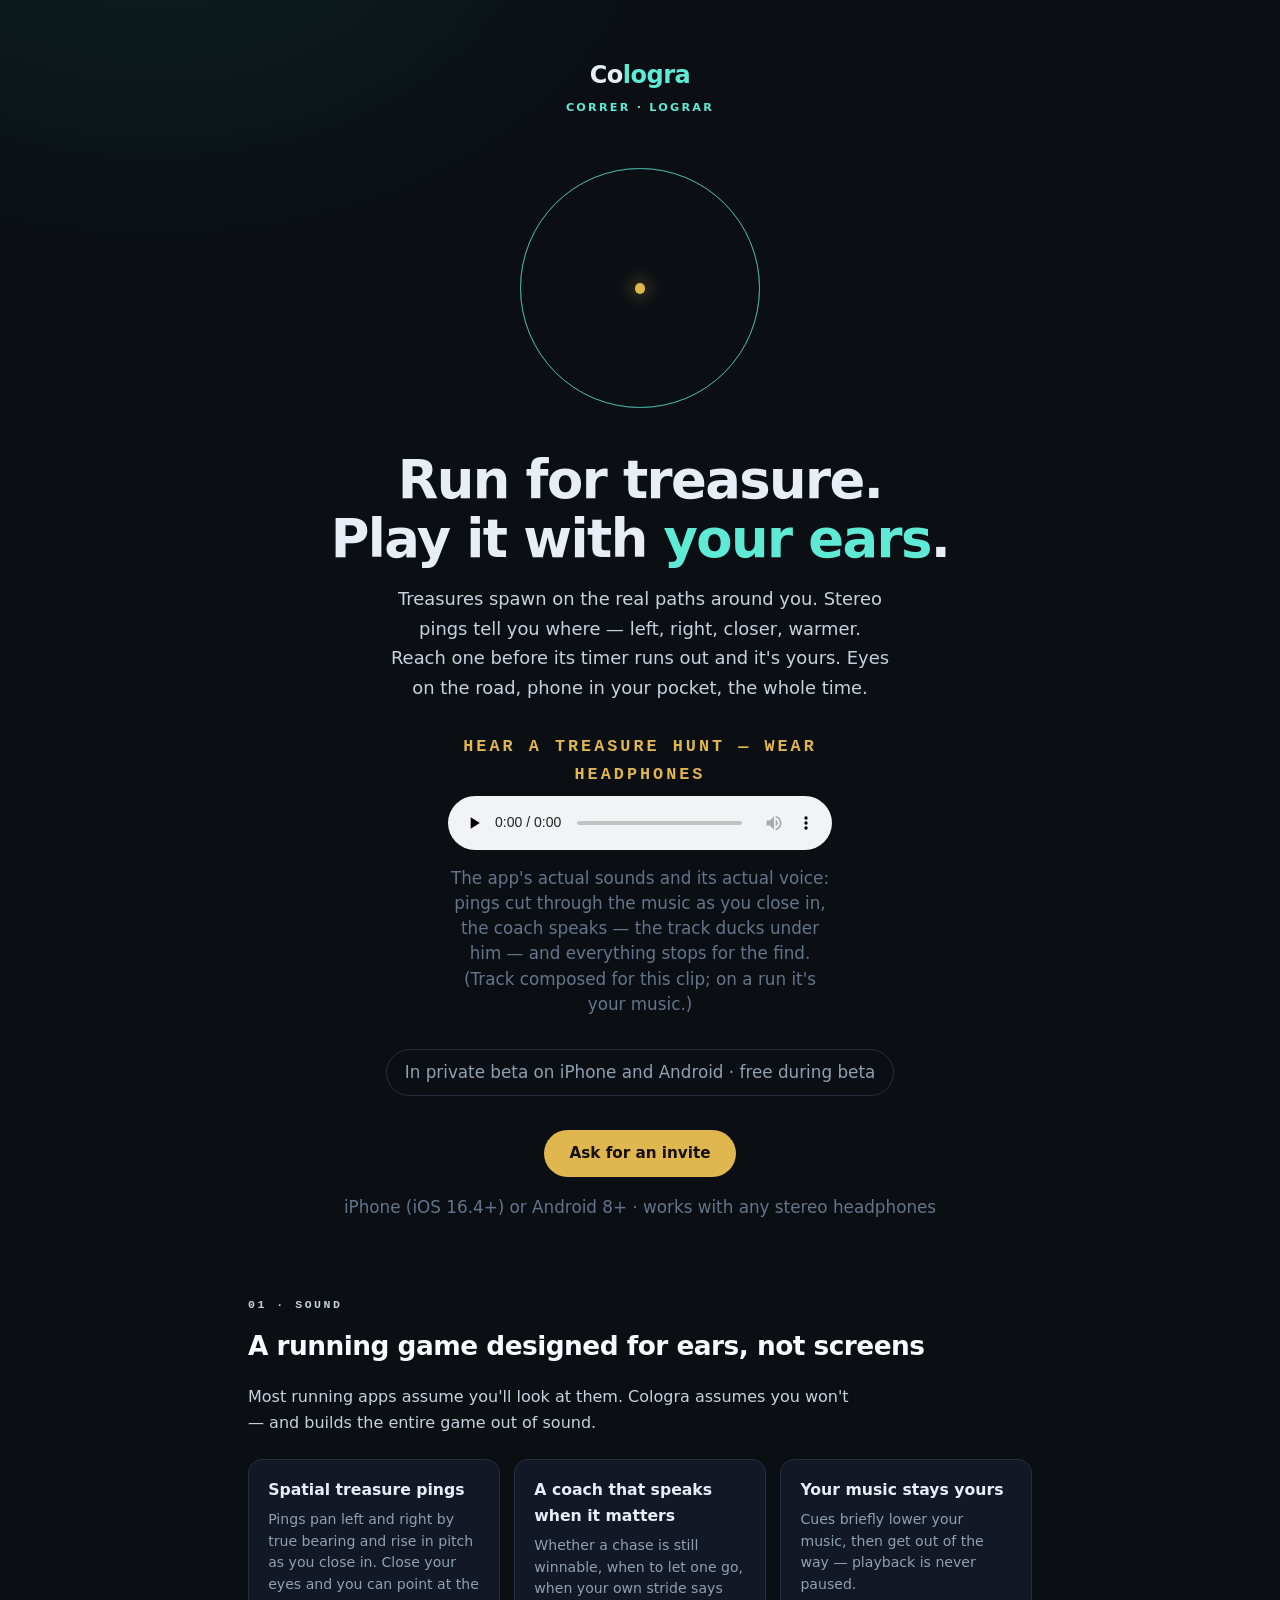
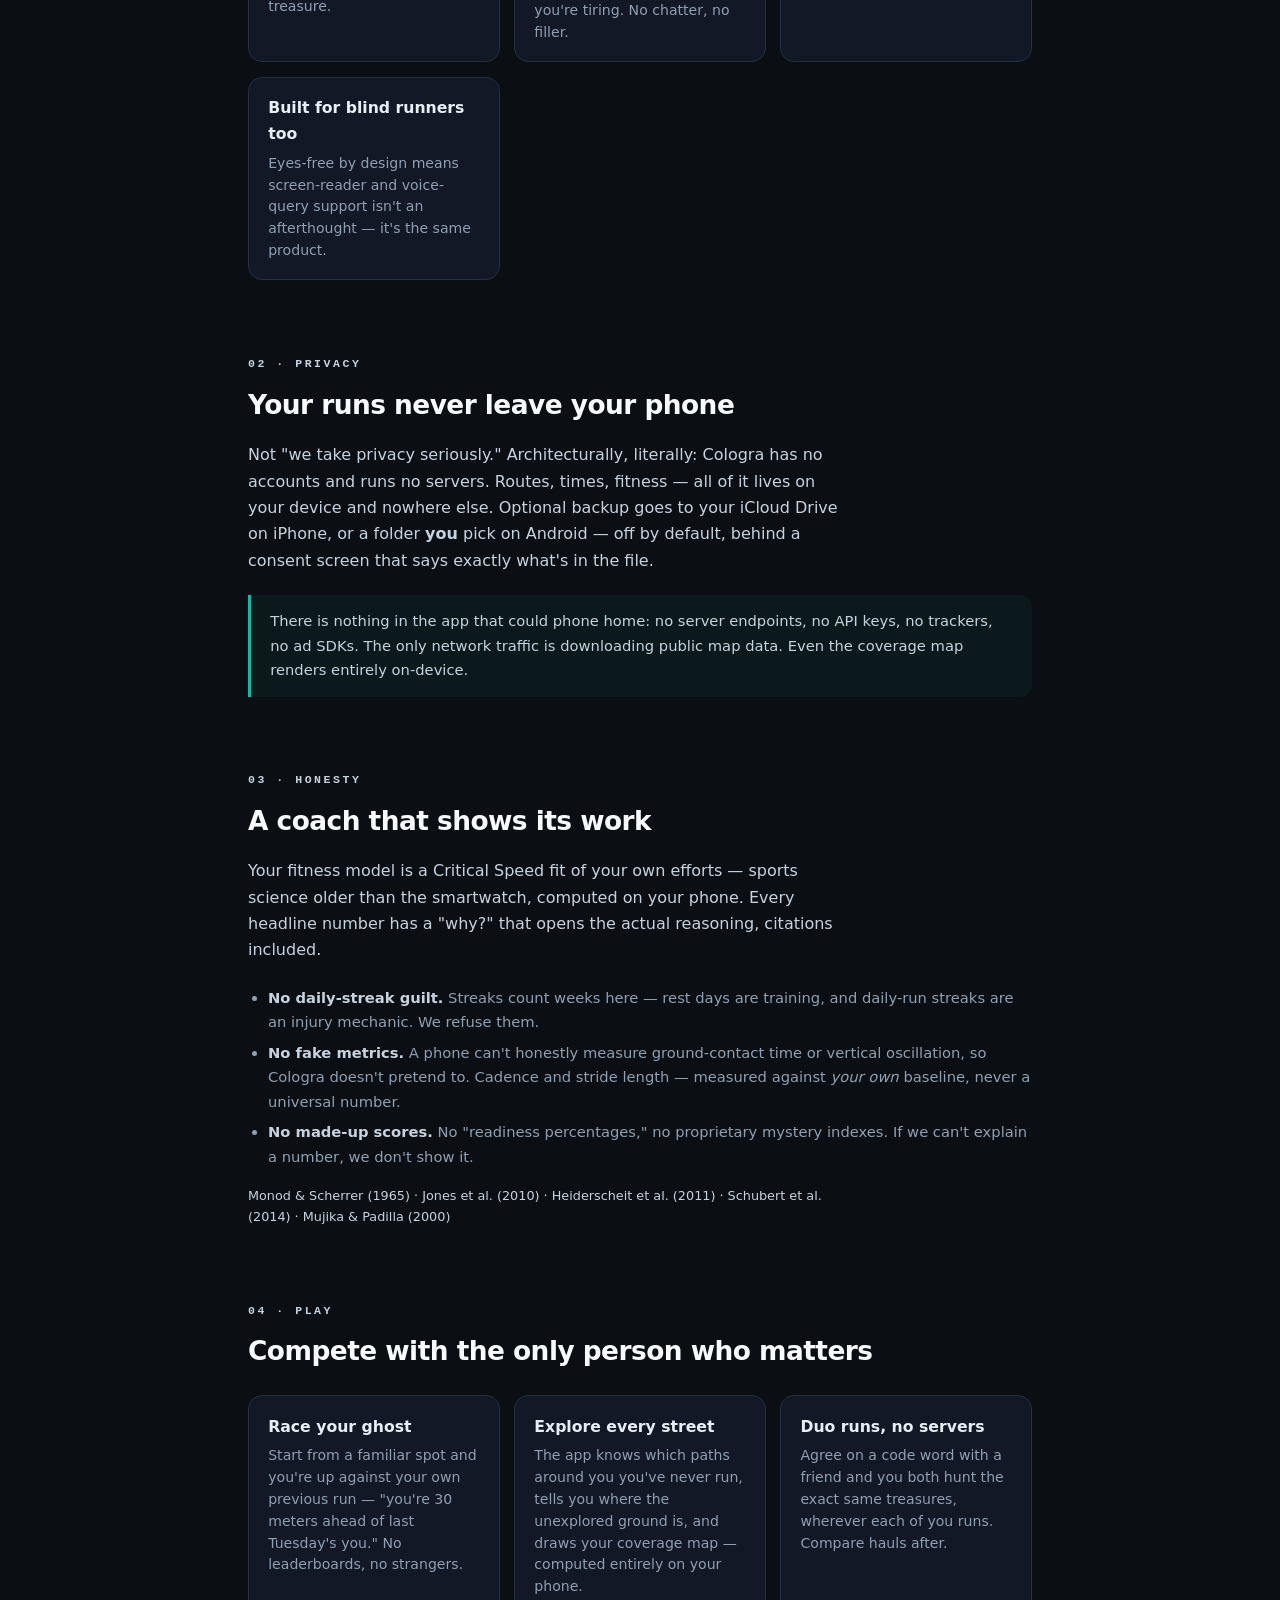
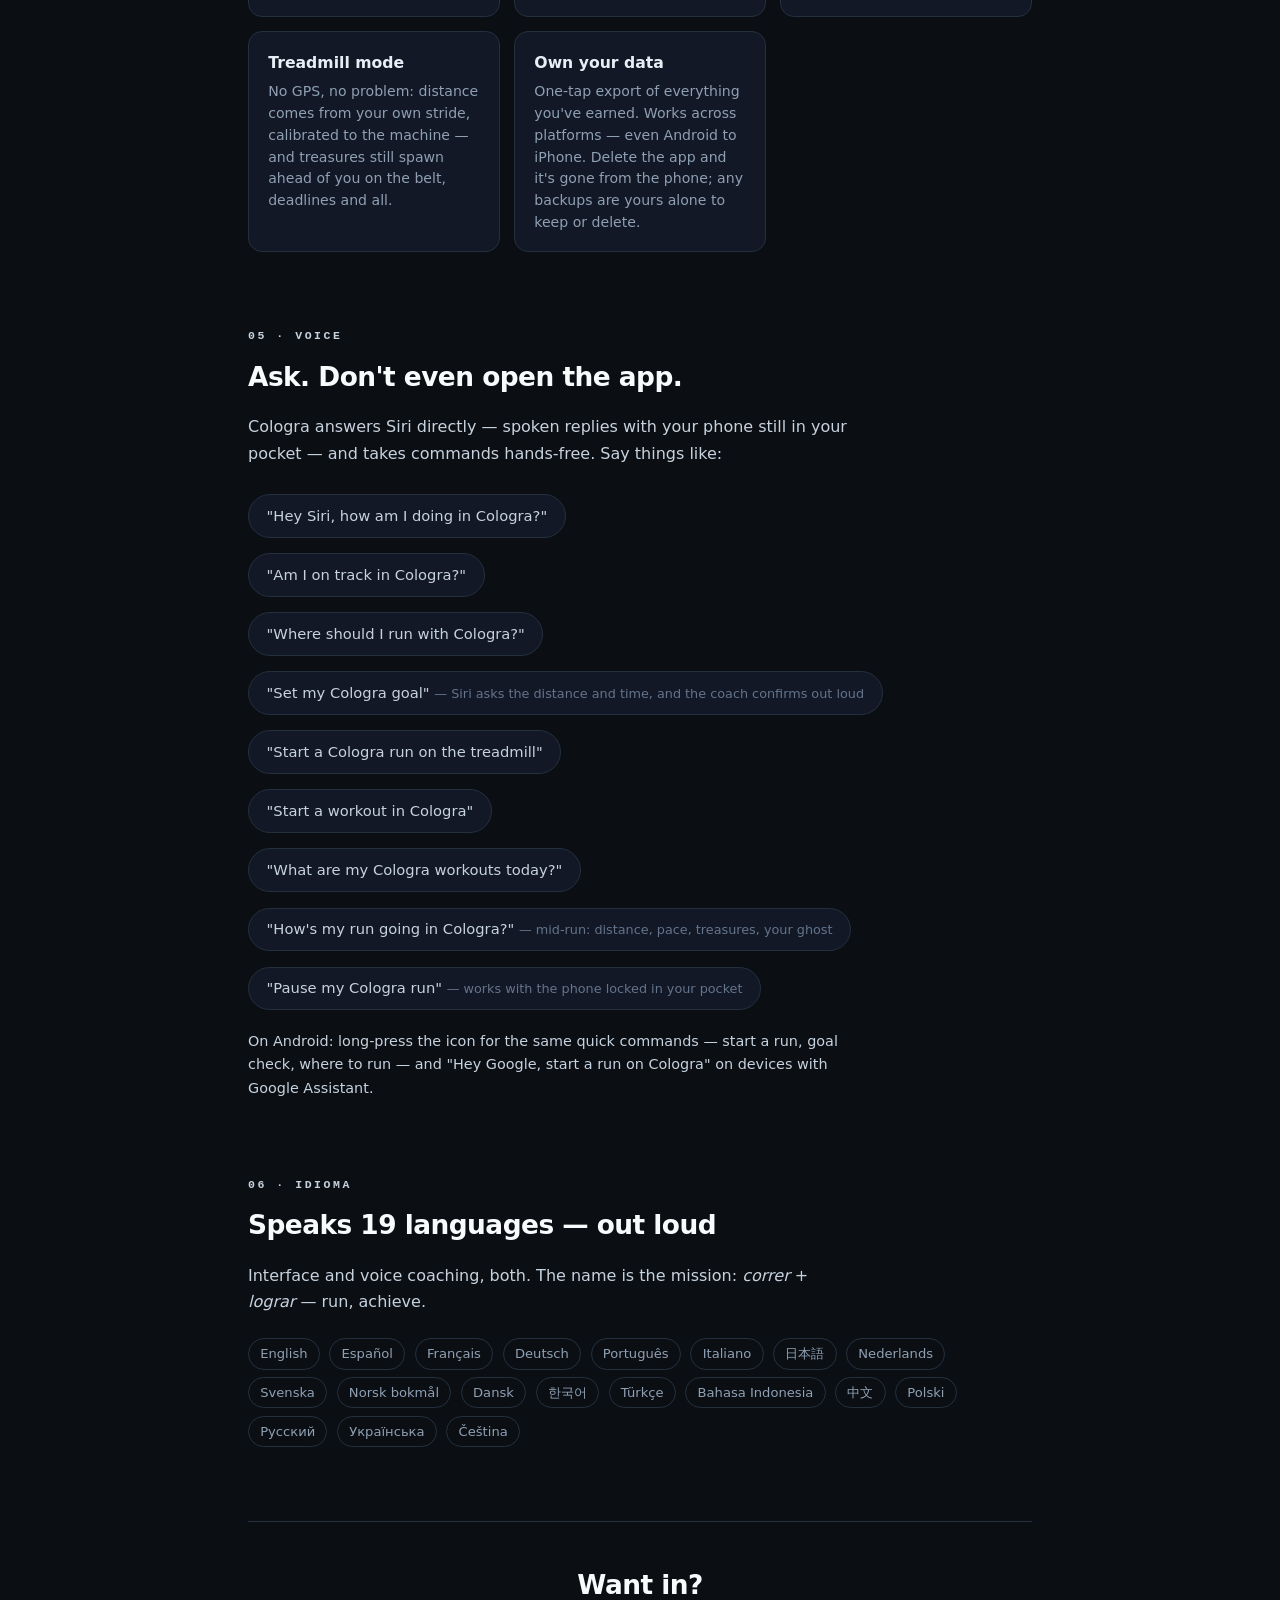
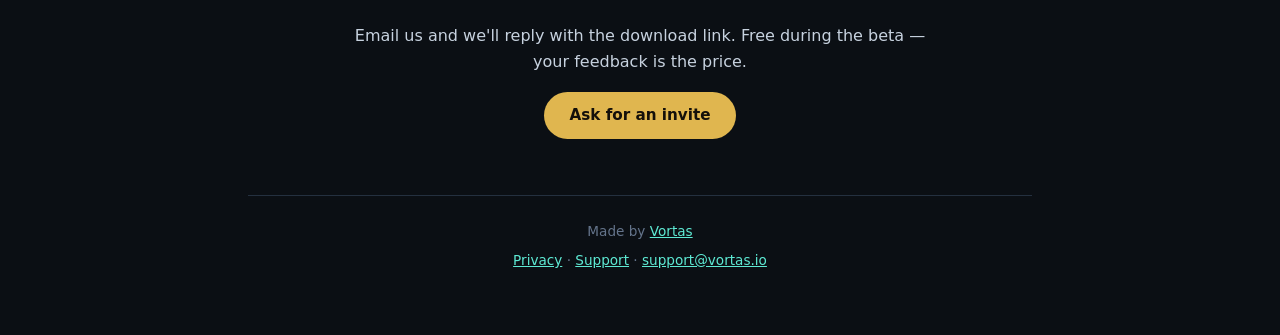
<file: index.html>
<!doctype html>
<html lang="en" class="bp">
<head>
  <meta charset="utf-8">
  <meta name="viewport" content="width=device-width, initial-scale=1">
  <title>Cologra — Run for treasure. Play it with your ears.</title>
  <meta name="description" content="An audio-first running game: treasures on real paths, a coach that tells the truth, and a promise no big fitness app can make — your runs never leave your phone.">
  <link rel="icon" href="data:image/svg+xml,%3Csvg xmlns='http://www.w3.org/2000/svg' viewBox='0 0 32 32'%3E%3Ccircle cx='16' cy='16' r='13' fill='none' stroke='%235eead4' stroke-width='2'/%3E%3Ccircle cx='16' cy='16' r='7' fill='none' stroke='%235eead4' stroke-width='1.4' opacity='.5'/%3E%3Ccircle cx='16' cy='16' r='2.6' fill='%23e0b64f'/%3E%3C/svg%3E">
  <meta property="og:title" content="Cologra — Run for treasure. Play it with your ears.">
  <meta property="og:description" content="An audio-first running game: treasures on real paths, stereo pings that guide you in, and your runs never leave your phone.">
  <meta property="og:image" content="https://cologra.vortas.io/og.png">
  <meta property="og:url" content="https://cologra.vortas.io/">
  <meta name="twitter:card" content="summary_large_image">
  <link rel="stylesheet" href="/style.css">
</head>
<body>
<main>
  <header class="site" style="text-align:center">
    <a class="brand" href="/">Co<span>logra</span><span class="tagline">correr · lograr</span></a>
  </header>

  <div class="hero">
    <div class="radar" aria-hidden="true">
      <div class="ring"></div><div class="ring"></div><div class="ring"></div>
      <div class="dot"></div>
    </div>
    <h1>Run for treasure.<br>Play it with <em>your ears</em>.</h1>
    <p class="lede">Treasures spawn on the real paths around you. Stereo pings tell you where —
    left, right, closer, warmer. Reach one before its timer runs out and it's yours.
    Eyes on the road, phone in your pocket, the whole time.</p>
    <div class="demo">
      <p class="demo-label">Hear a treasure hunt — wear headphones</p>
      <audio controls preload="none" src="/demo.m4a"></audio>
      <p class="demo-sub">The app's actual sounds and its actual voice: pings cut through the music as you close in, the coach speaks — the track ducks under him — and everything stops for the find. (Track composed for this clip; on a run it's your music.)</p>
    </div>
    <p class="beta">In private beta on iPhone and Android · free during beta</p>
    <p><a class="cta-btn" href="mailto:support@vortas.io?subject=Cologra%20beta%20invite&body=Phone%20model%3A%20%0AiPhone%20or%20Android%3A%20">Ask for an invite</a></p>
    <p class="reqs">iPhone (iOS 16.4+) or Android 8+ · works with any stereo headphones</p>
  </div>

  <section class="block">
    <p class="eyebrow">01 · Sound</p>
    <h2>A running game designed for ears, not screens</h2>
    <p>Most running apps assume you'll look at them. Cologra assumes you won't — and builds
    the entire game out of sound.</p>
    <div class="cards">
      <div class="card"><h3>Spatial treasure pings</h3><p>Pings pan left and right by true bearing and rise in pitch as you close in. Close your eyes and you can point at the treasure.</p></div>
      <div class="card"><h3>A coach that speaks when it matters</h3><p>Whether a chase is still winnable, when to let one go, when your own stride says you're tiring. No chatter, no filler.</p></div>
      <div class="card"><h3>Your music stays yours</h3><p>Cues briefly lower your music, then get out of the way — playback is never paused.</p></div>
      <div class="card"><h3>Built for blind runners too</h3><p>Eyes-free by design means screen-reader and voice-query support isn't an afterthought — it's the same product.</p></div>
    </div>
  </section>

  <section class="block">
    <p class="eyebrow">02 · Privacy</p>
    <h2>Your runs never leave your phone</h2>
    <p>Not "we take privacy seriously." Architecturally, literally: Cologra has no accounts and
    runs no servers. Routes, times, fitness — all of it lives on your device and nowhere else.
    Optional backup goes to your iCloud Drive on iPhone, or a folder <strong>you</strong> pick on
    Android — off by default, behind a consent screen that says exactly what's in the file.</p>
    <div class="proof">There is nothing in the app that could phone home: no server endpoints,
    no API keys, no trackers, no ad SDKs. The only network traffic is downloading public map
    data. Even the coverage map renders entirely on-device.</div>
  </section>

  <section class="block">
    <p class="eyebrow">03 · Honesty</p>
    <h2>A coach that shows its work</h2>
    <p>Your fitness model is a Critical Speed fit of your own efforts — sports science older than
    the smartwatch, computed on your phone. Every headline number has a "why?" that opens the
    actual reasoning, citations included.</p>
    <ul class="refuse">
      <li><strong>No daily-streak guilt.</strong> Streaks count weeks here — rest days are training, and daily-run streaks are an injury mechanic. We refuse them.</li>
      <li><strong>No fake metrics.</strong> A phone can't honestly measure ground-contact time or vertical oscillation, so Cologra doesn't pretend to. Cadence and stride length — measured against <em>your own</em> baseline, never a universal number.</li>
      <li><strong>No made-up scores.</strong> No "readiness percentages," no proprietary mystery indexes. If we can't explain a number, we don't show it.</li>
    </ul>
    <p class="cites">Monod &amp; Scherrer (1965) · Jones et al. (2010) · Heiderscheit et al. (2011) · Schubert et al. (2014) · Mujika &amp; Padilla (2000)</p>
  </section>

  <section class="block">
    <p class="eyebrow">04 · Play</p>
    <h2>Compete with the only person who matters</h2>
    <div class="cards">
      <div class="card"><h3>Race your ghost</h3><p>Start from a familiar spot and you're up against your own previous run — "you're 30 meters ahead of last Tuesday's you." No leaderboards, no strangers.</p></div>
      <div class="card"><h3>Explore every street</h3><p>The app knows which paths around you you've never run, tells you where the unexplored ground is, and draws your coverage map — computed entirely on your phone.</p></div>
      <div class="card"><h3>Duo runs, no servers</h3><p>Agree on a code word with a friend and you both hunt the exact same treasures, wherever each of you runs. Compare hauls after.</p></div>
      <div class="card"><h3>Treadmill mode</h3><p>No GPS, no problem: distance comes from your own stride, calibrated to the machine — and treasures still spawn ahead of you on the belt, deadlines and all.</p></div>
      <div class="card"><h3>Own your data</h3><p>One-tap export of everything you've earned. Works across platforms — even Android to iPhone. Delete the app and it's gone from the phone; any backups are yours alone to keep or delete.</p></div>
    </div>
  </section>

  <section class="block">
    <p class="eyebrow">05 · Voice</p>
    <h2>Ask. Don't even open the app.</h2>
    <p>Cologra answers Siri directly — spoken replies with your phone still in your pocket —
    and takes commands hands-free. Say things like:</p>
    <ul class="utters">
      <li>"Hey Siri, how am I doing in Cologra?"</li>
      <li>"Am I on track in Cologra?"</li>
      <li>"Where should I run with Cologra?"</li>
      <li>"Set my Cologra goal" <span class="utter-note">— Siri asks the distance and time, and the coach confirms out loud</span></li>
      <li>"Start a Cologra run on the treadmill"</li>
      <li>"Start a workout in Cologra"</li>
      <li>"What are my Cologra workouts today?"</li>
      <li>"How's my run going in Cologra?" <span class="utter-note">— mid-run: distance, pace, treasures, your ghost</span></li>
      <li>"Pause my Cologra run" <span class="utter-note">— works with the phone locked in your pocket</span></li>
    </ul>
    <p class="utter-android">On Android: long-press the icon for the same quick commands — start a run,
    goal check, where to run — and "Hey Google, start a run on Cologra" on devices with Google Assistant.</p>
  </section>

  <section class="block">
    <p class="eyebrow">06 · Idioma</p>
    <h2>Speaks 19 languages — out loud</h2>
    <p>Interface and voice coaching, both. The name is the mission: <em>correr</em> + <em>lograr</em> — run, achieve.</p>
    <div class="langs">
      <span>English</span><span>Español</span><span>Français</span><span>Deutsch</span><span>Português</span>
      <span>Italiano</span><span>日本語</span><span>Nederlands</span><span>Svenska</span><span>Norsk bokmål</span>
      <span>Dansk</span><span>한국어</span><span>Türkçe</span><span>Bahasa Indonesia</span><span>中文</span>
      <span>Polski</span><span>Русский</span><span>Українська</span><span>Čeština</span>
    </div>
  </section>

  <section class="block closing">
    <h2>Want in?</h2>
    <p>Email us and we'll reply with the download link. Free during the beta — your feedback is the price.</p>
    <p><a class="cta-btn" href="mailto:support@vortas.io?subject=Cologra%20beta%20invite&body=Phone%20model%3A%20%0AiPhone%20or%20Android%3A%20">Ask for an invite</a></p>
  </section>

  <footer>
    <p>Made by <a href="https://vortas.io">Vortas</a></p>
    <a href="/privacy/">Privacy</a> · <a href="/support/">Support</a> · <a href="mailto:support@vortas.io">support@vortas.io</a>
  </footer>
</main>
</body>
</html>
</file>
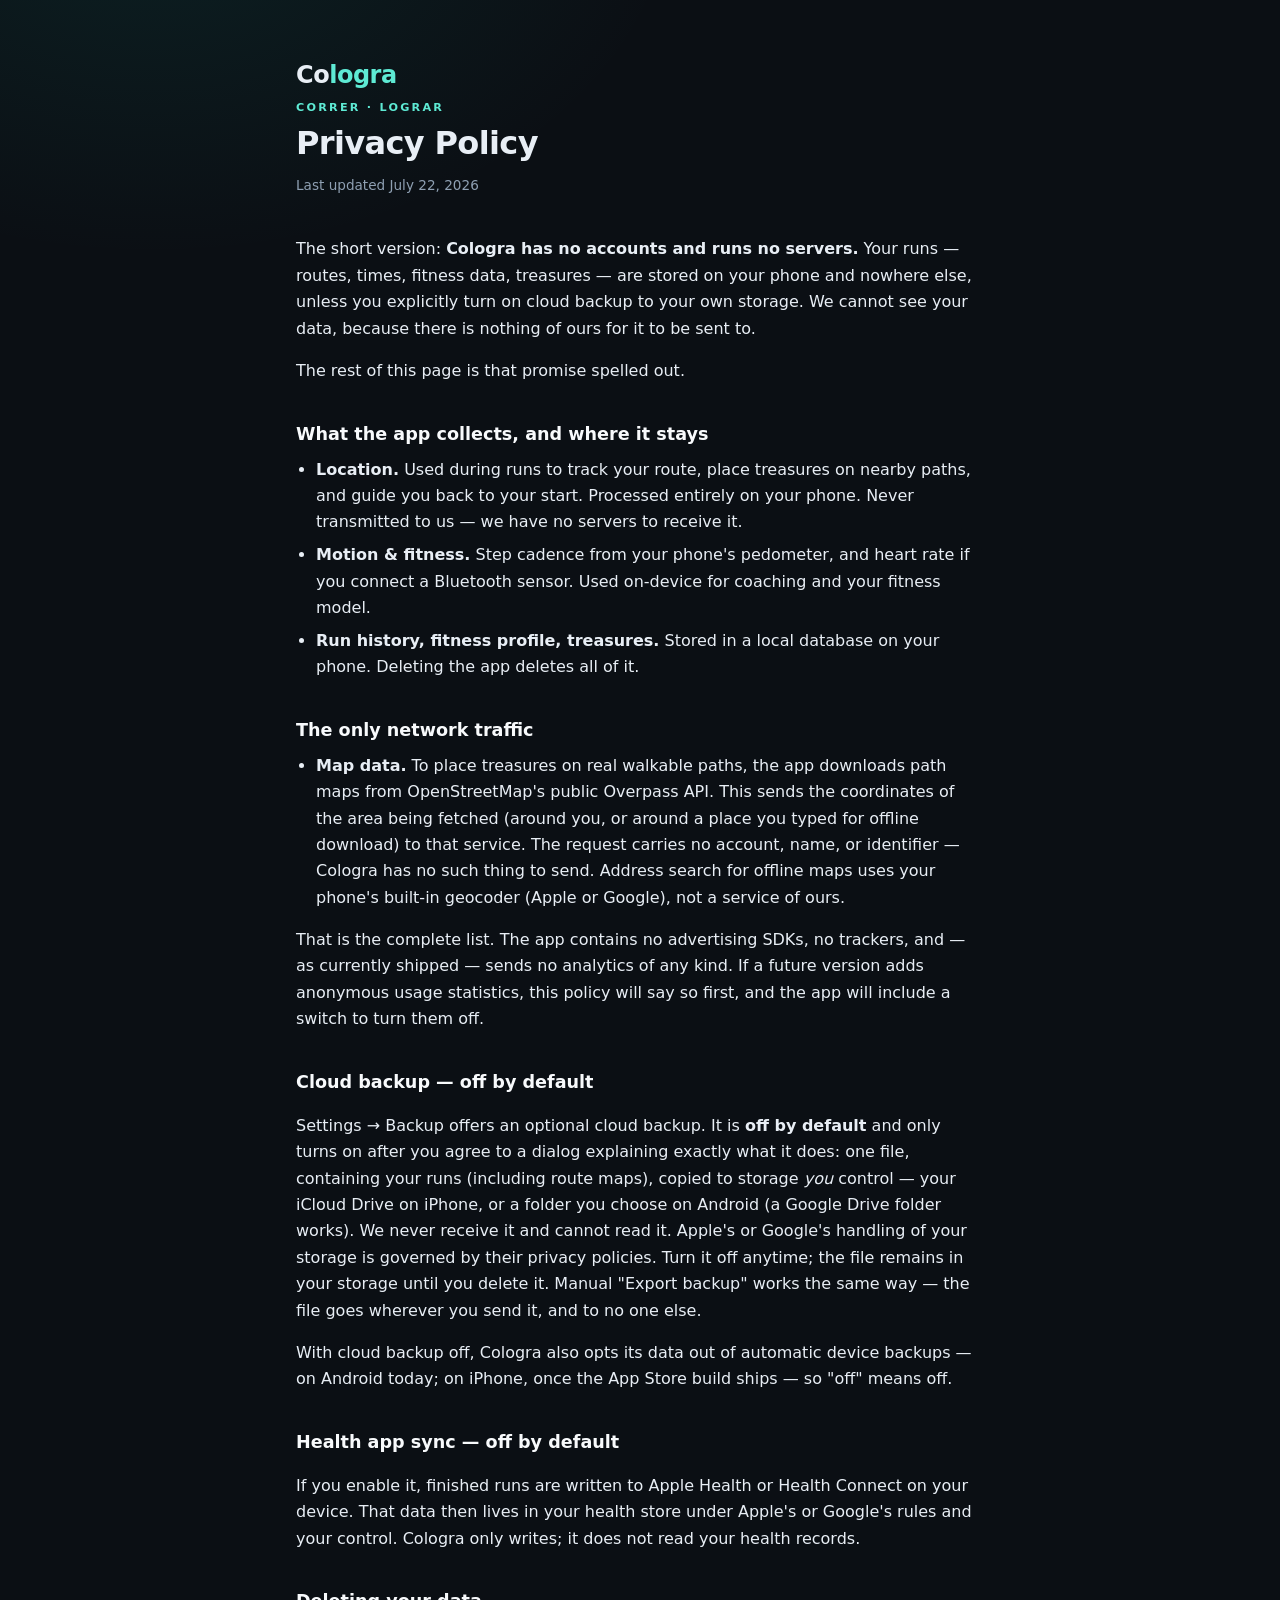
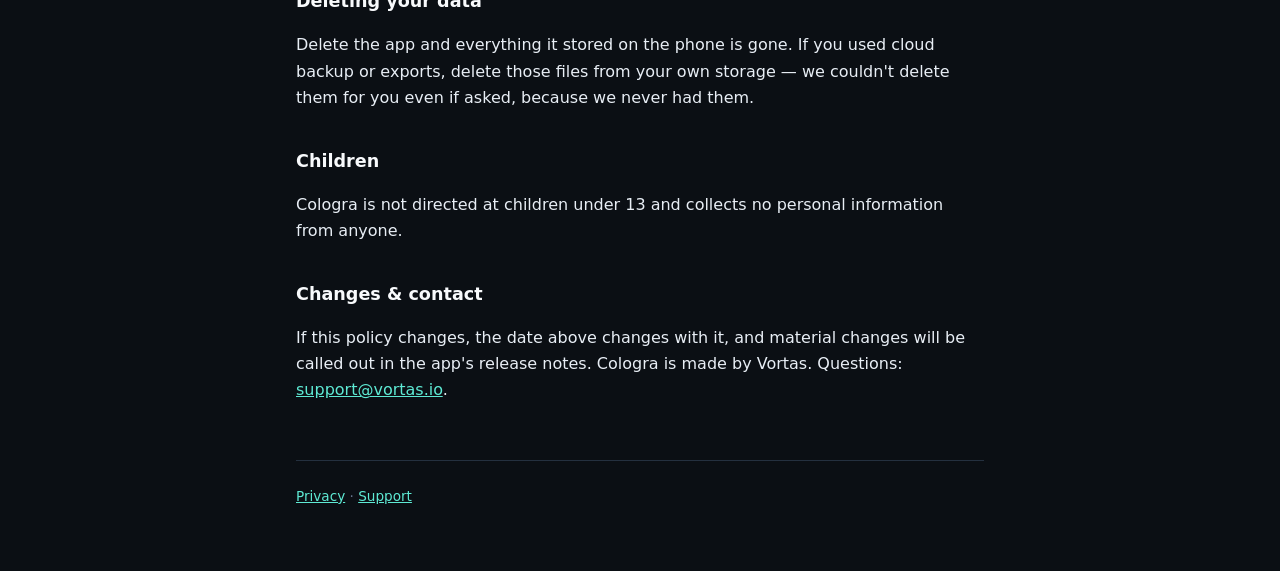
<file: privacy/index.html>
<!doctype html>
<html lang="en">
<head>
  <meta charset="utf-8">
  <meta name="viewport" content="width=device-width, initial-scale=1">
  <title>Privacy Policy — Cologra</title>
  <meta name="description" content="Cologra runs no servers. Your runs stay on your phone. Here is the whole story, in plain language.">
  <link rel="stylesheet" href="/style.css">
</head>
<body>
<main>
  <header>
    <a class="brand" href="/">Co<span>logra</span><span class="tagline">correr · lograr</span></a>
  </header>
  <h1>Privacy Policy</h1>
  <p class="updated">Last updated July 22, 2026</p>

  <p>The short version: <strong>Cologra has no accounts and runs no servers.</strong> Your runs — routes, times,
  fitness data, treasures — are stored on your phone and nowhere else, unless you explicitly turn on cloud backup
  to your own storage. We cannot see your data, because there is nothing of ours for it to be sent to.</p>
  <p>The rest of this page is that promise spelled out.</p>

  <h2>What the app collects, and where it stays</h2>
  <ul>
    <li><strong>Location.</strong> Used during runs to track your route, place treasures on nearby paths, and guide
    you back to your start. Processed entirely on your phone. Never transmitted to us — we have no servers to
    receive it.</li>
    <li><strong>Motion &amp; fitness.</strong> Step cadence from your phone's pedometer, and heart rate if you
    connect a Bluetooth sensor. Used on-device for coaching and your fitness model.</li>
    <li><strong>Run history, fitness profile, treasures.</strong> Stored in a local database on your phone.
    Deleting the app deletes all of it.</li>
  </ul>

  <h2>The only network traffic</h2>
  <ul>
    <li><strong>Map data.</strong> To place treasures on real walkable paths, the app downloads path maps from
    OpenStreetMap's public Overpass API. This sends the coordinates of the area being fetched (around you, or
    around a place you typed for offline download) to that service. The request carries no account, name, or
    identifier — Cologra has no such thing to send. Address search for offline maps uses your phone's built-in
    geocoder (Apple or Google), not a service of ours.</li>
  </ul>
  <p>That is the complete list. The app contains no advertising SDKs, no trackers, and — as currently shipped —
  sends no analytics of any kind. If a future version adds anonymous usage statistics, this policy will say so
  first, and the app will include a switch to turn them off.</p>

  <h2>Cloud backup — off by default</h2>
  <p>Settings → Backup offers an optional cloud backup. It is <strong>off by default</strong> and only turns on
  after you agree to a dialog explaining exactly what it does: one file, containing your runs (including route
  maps), copied to storage <em>you</em> control — your iCloud Drive on iPhone, or a folder you choose on Android
  (a Google Drive folder works). We never receive it and cannot read it. Apple's or Google's handling of your
  storage is governed by their privacy policies. Turn it off anytime; the file remains in your storage until you
  delete it. Manual "Export backup" works the same way — the file goes wherever you send it, and to no one else.</p>
  <p>With cloud backup off, Cologra also opts its data out of automatic device backups — on Android
  today; on iPhone, once the App Store build ships — so "off" means off.</p>

  <h2>Health app sync — off by default</h2>
  <p>If you enable it, finished runs are written to Apple Health or Health Connect on your device. That data then
  lives in your health store under Apple's or Google's rules and your control. Cologra only writes; it does not
  read your health records.</p>

  <h2>Deleting your data</h2>
  <p>Delete the app and everything it stored on the phone is gone. If you used cloud backup or exports, delete
  those files from your own storage — we couldn't delete them for you even if asked, because we never had them.</p>

  <h2>Children</h2>
  <p>Cologra is not directed at children under 13 and collects no personal information from anyone.</p>

  <h2>Changes &amp; contact</h2>
  <p>If this policy changes, the date above changes with it, and material changes will be called out in the app's
  release notes. Cologra is made by Vortas. Questions: <a href="mailto:support@vortas.io">support@vortas.io</a>.</p>

  <footer>
    <a href="/privacy/">Privacy</a> · <a href="/support/">Support</a>
  </footer>
</main>
</body>
</html>
</file>
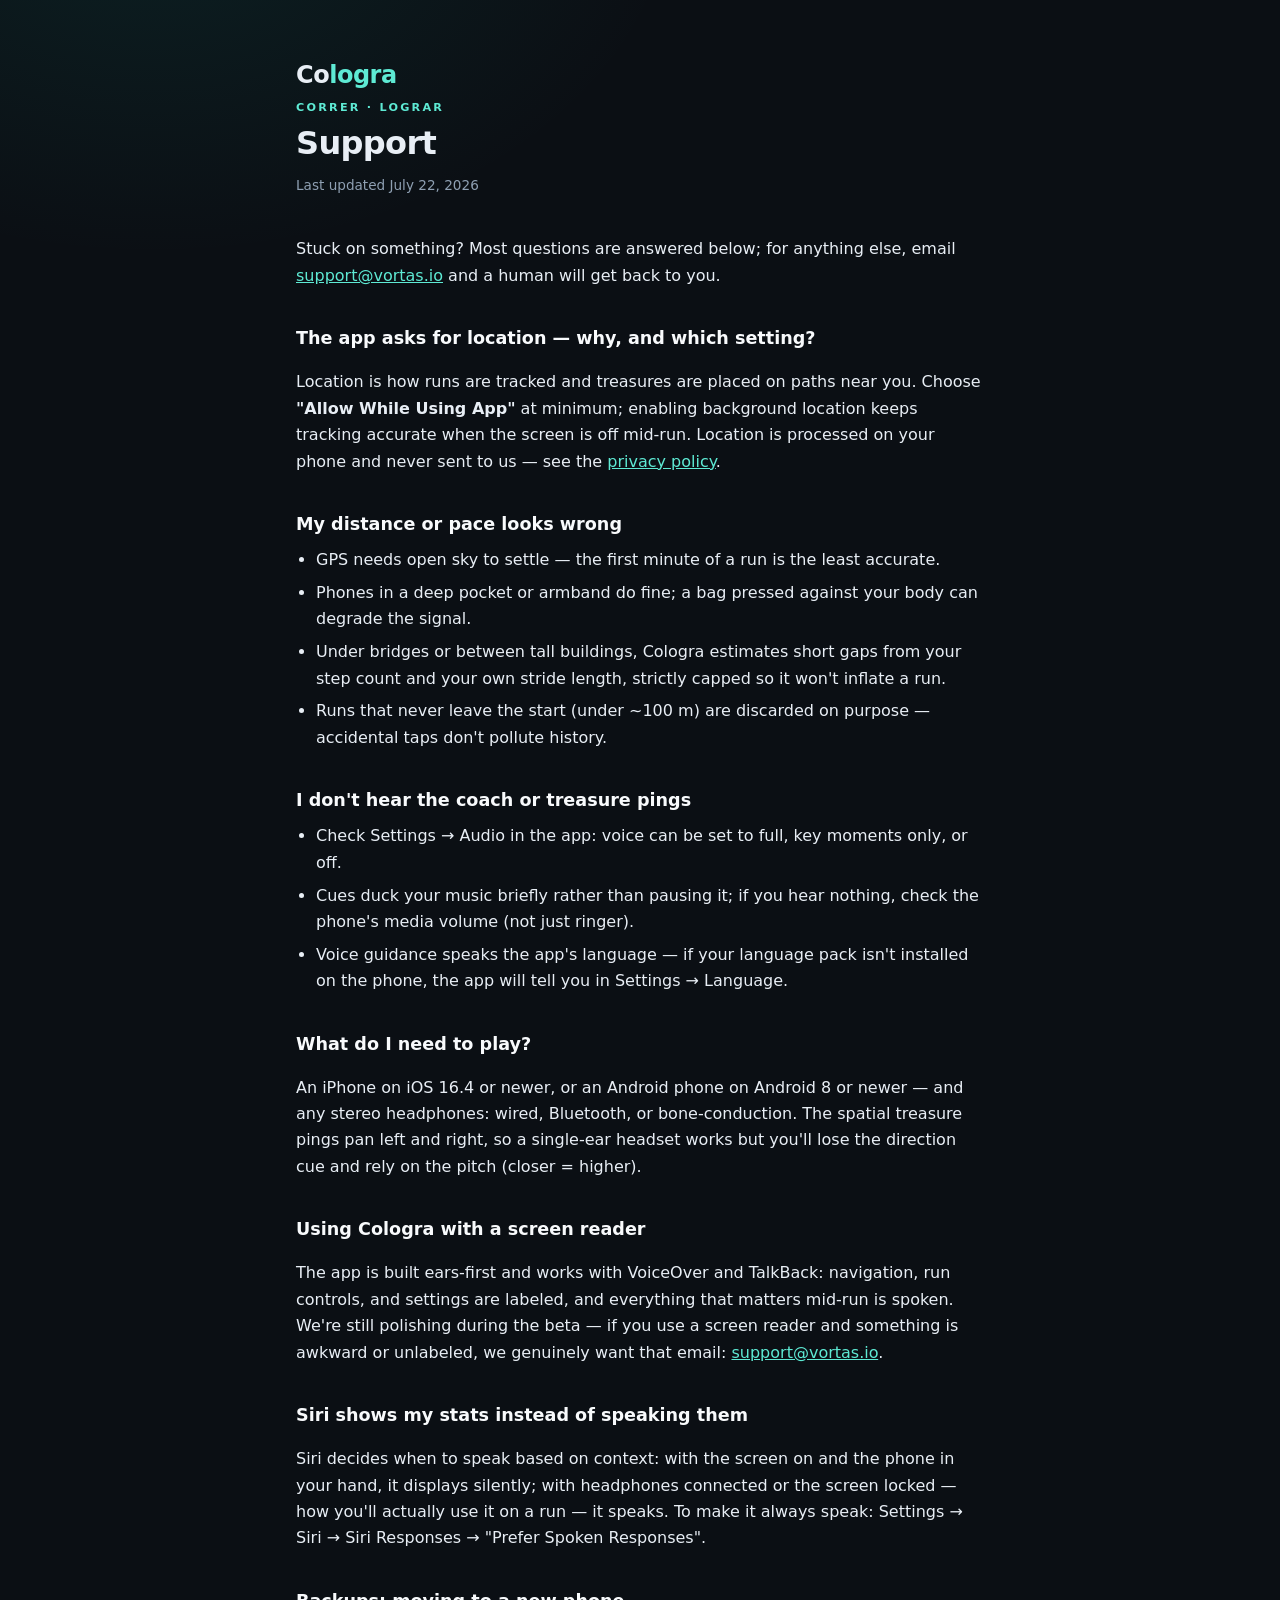
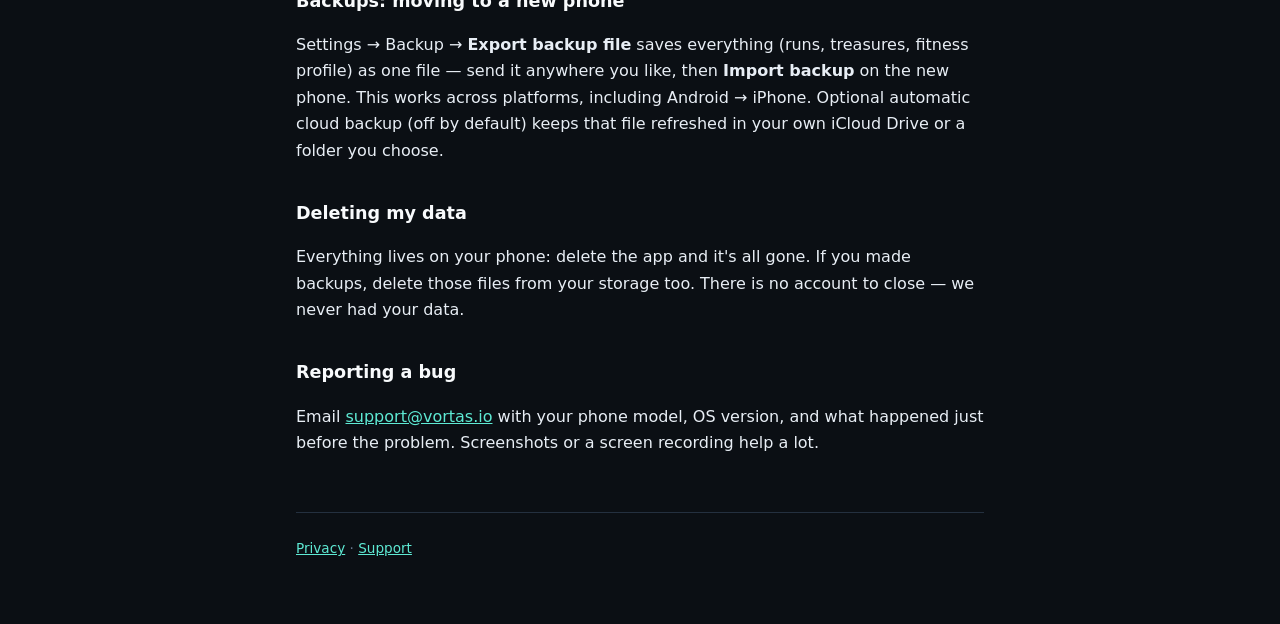
<file: support/index.html>
<!doctype html>
<html lang="en">
<head>
  <meta charset="utf-8">
  <meta name="viewport" content="width=device-width, initial-scale=1">
  <title>Support — Cologra</title>
  <meta name="description" content="Help with Cologra: permissions, GPS, backups, and how to reach us.">
  <link rel="stylesheet" href="/style.css">
</head>
<body>
<main>
  <header>
    <a class="brand" href="/">Co<span>logra</span><span class="tagline">correr · lograr</span></a>
  </header>
  <h1>Support</h1>
  <p class="updated">Last updated July 22, 2026</p>

  <p>Stuck on something? Most questions are answered below; for anything else, email
  <a href="mailto:support@vortas.io">support@vortas.io</a> and a human will get back to you.</p>

  <h2>The app asks for location — why, and which setting?</h2>
  <p>Location is how runs are tracked and treasures are placed on paths near you. Choose
  <strong>"Allow While Using App"</strong> at minimum; enabling background location keeps tracking accurate when
  the screen is off mid-run. Location is processed on your phone and never sent to us — see the
  <a href="/privacy/">privacy policy</a>.</p>

  <h2>My distance or pace looks wrong</h2>
  <ul>
    <li>GPS needs open sky to settle — the first minute of a run is the least accurate.</li>
    <li>Phones in a deep pocket or armband do fine; a bag pressed against your body can degrade the signal.</li>
    <li>Under bridges or between tall buildings, Cologra estimates short gaps from your step count and your own
    stride length, strictly capped so it won't inflate a run.</li>
    <li>Runs that never leave the start (under ~100 m) are discarded on purpose — accidental taps don't pollute
    history.</li>
  </ul>

  <h2>I don't hear the coach or treasure pings</h2>
  <ul>
    <li>Check Settings → Audio in the app: voice can be set to full, key moments only, or off.</li>
    <li>Cues duck your music briefly rather than pausing it; if you hear nothing, check the phone's media volume
    (not just ringer).</li>
    <li>Voice guidance speaks the app's language — if your language pack isn't installed on the phone, the app
    will tell you in Settings → Language.</li>
  </ul>

  <h2>What do I need to play?</h2>
  <p>An iPhone on iOS 16.4 or newer, or an Android phone on Android 8 or newer — and any stereo
  headphones: wired, Bluetooth, or bone-conduction. The
  spatial treasure pings pan left and right, so a single-ear headset works but you'll lose the
  direction cue and rely on the pitch (closer = higher).</p>

  <h2>Using Cologra with a screen reader</h2>
  <p>The app is built ears-first and works with VoiceOver and TalkBack: navigation, run controls,
  and settings are labeled, and everything that matters mid-run is spoken. We're still polishing
  during the beta — if you use a screen reader and something is awkward or unlabeled, we genuinely
  want that email: <a href="mailto:support@vortas.io">support@vortas.io</a>.</p>

  <h2>Siri shows my stats instead of speaking them</h2>
  <p>Siri decides when to speak based on context: with the screen on and the phone in your
  hand, it displays silently; with headphones connected or the screen locked — how you'll
  actually use it on a run — it speaks. To make it always speak: Settings → Siri →
  Siri Responses → "Prefer Spoken Responses".</p>

  <h2>Backups: moving to a new phone</h2>
  <p>Settings → Backup → <strong>Export backup file</strong> saves everything (runs, treasures, fitness profile)
  as one file — send it anywhere you like, then <strong>Import backup</strong> on the new phone. This works across
  platforms, including Android → iPhone. Optional automatic cloud backup (off by default) keeps that file
  refreshed in your own iCloud Drive or a folder you choose.</p>

  <h2>Deleting my data</h2>
  <p>Everything lives on your phone: delete the app and it's all gone. If you made backups, delete those files
  from your storage too. There is no account to close — we never had your data.</p>

  <h2>Reporting a bug</h2>
  <p>Email <a href="mailto:support@vortas.io">support@vortas.io</a> with your phone model, OS version, and what
  happened just before the problem. Screenshots or a screen recording help a lot.</p>

  <footer>
    <a href="/privacy/">Privacy</a> · <a href="/support/">Support</a>
  </footer>
</main>
</body>
</html>
</file>
<file: style.css>
/* Cologra site — mirrors the app theme (packages/shared/src/theme.ts).
   Design: dark field, teal = motion, gold = treasure. One bold move (the radar hero);
   everything else quiet. System stack + mono eyebrows; no webfonts, no external assets. */
:root {
  --bg: #0b0f14; --bg-deep: #0a0e13; --surface: #121826; --line: #24303f;
  --ink: #e8eef5; --ink-soft: #c7d2df; --dim: #8fa0b3; --faint: #64748b;
  --teal: #14b8a6; --teal-bright: #5eead4; --gold: #e0b64f;
}
* { box-sizing: border-box; }
html { scroll-behavior: smooth; }
html, body { margin: 0; padding: 0; }
body {
  background: var(--bg); color: var(--ink);
  font-family: system-ui, -apple-system, 'Segoe UI', Roboto, sans-serif;
  line-height: 1.65;
  background-image: radial-gradient(55rem 38rem at 12% -12%, rgba(20, 184, 166, 0.10), transparent 60%);
  background-attachment: fixed;
}
main { max-width: 46rem; margin: 0 auto; padding: 3.5rem 1.5rem 4rem; }
a { color: var(--teal-bright); }
.brand { text-decoration: none; color: var(--ink); font-weight: 700; font-size: 1.5rem; letter-spacing: -0.02em; }
.brand span { color: var(--teal-bright); }
.tagline { display: block; font-size: 0.7rem; font-weight: 600; letter-spacing: 0.2em; text-transform: uppercase; color: rgba(45, 212, 191, 0.8); margin-top: 0.2rem; }
header.site { margin-bottom: 2.5rem; }
h1 { font-size: 2rem; letter-spacing: -0.02em; margin: 0 0 0.25rem; }
.updated { color: var(--dim); font-size: 0.85rem; margin: 0 0 2.5rem; }
h2 { font-size: 1.1rem; margin: 2.2rem 0 0.5rem; color: #f8fafc; }
ul { padding-left: 1.25rem; margin: 0.5rem 0; }
li { margin-top: 0.4rem; }
footer { margin-top: 3.5rem; border-top: 1px solid var(--line); padding-top: 1.5rem; font-size: 0.85rem; color: var(--faint); }
.hero p { font-size: 1.05rem; }
.quiet { color: var(--dim); }

/* ── Brand page ─────────────────────────────────────────────────────────── */
.bp main { max-width: 52rem; }
.radar { position: relative; margin: 3.2rem auto 2.6rem; width: 15rem; height: 15rem; }
.radar .ring { position: absolute; inset: 0; border: 1px solid rgba(94, 234, 212, 0.35); border-radius: 50%; animation: ping 3.2s cubic-bezier(0.2, 0.6, 0.4, 1) infinite; }
.radar .ring:nth-child(2) { animation-delay: 1.07s; }
.radar .ring:nth-child(3) { animation-delay: 2.14s; }
.radar .dot { position: absolute; left: 50%; top: 50%; width: 0.65rem; height: 0.65rem; margin: -0.325rem; border-radius: 50%; background: var(--gold); box-shadow: 0 0 18px rgba(224, 182, 79, 0.8); }
@keyframes ping { 0% { transform: scale(0.08); opacity: 0.9; } 80% { opacity: 0.12; } 100% { transform: scale(1); opacity: 0; } }
@media (prefers-reduced-motion: reduce) { .radar .ring { animation: none; opacity: 0.25; transform: scale(0.55); } .radar .ring:nth-child(2) { transform: scale(0.8); } .radar .ring:nth-child(3) { transform: scale(1); } }
.bp .hero { text-align: center; }
.bp .hero h1 { font-size: clamp(2.2rem, 6vw, 3.3rem); line-height: 1.12; letter-spacing: -0.03em; margin: 0 0 1rem; text-wrap: balance; }
.bp .hero h1 em { font-style: normal; color: var(--teal-bright); }
.bp .hero .lede { font-size: 1.12rem; color: var(--ink-soft); max-width: 34rem; margin: 0 auto; text-wrap: balance; }
.beta { display: inline-block; margin-top: 1.6rem; padding: 0.55rem 1.1rem; border: 1px solid var(--line); border-radius: 999px; color: var(--dim); font-size: 0.85rem; }
.beta a { text-decoration: none; font-weight: 600; }
.eyebrow { font-family: ui-monospace, 'SF Mono', Menlo, monospace; font-size: 0.72rem; font-weight: 600; letter-spacing: 0.22em; text-transform: uppercase; color: var(--teal); margin: 0 0 0.6rem; }
section.block { margin-top: 4.6rem; }
section.block h2 { font-size: 1.65rem; letter-spacing: -0.02em; margin: 0 0 0.8rem; text-wrap: balance; }
section.block > p { color: var(--ink-soft); max-width: 38rem; }
.cards { display: grid; grid-template-columns: repeat(auto-fit, minmax(14.5rem, 1fr)); gap: 0.9rem; margin-top: 1.4rem; }
.card { background: var(--surface); border: 1px solid var(--line); border-radius: 14px; padding: 1.1rem 1.2rem; }
.card h3 { margin: 0 0 0.35rem; font-size: 0.98rem; color: var(--ink); }
.card p { margin: 0; font-size: 0.88rem; color: var(--dim); line-height: 1.55; }
.proof { border-left: 3px solid var(--teal); background: rgba(20, 184, 166, 0.06); border-radius: 0 12px 12px 0; padding: 0.9rem 1.2rem; margin-top: 1.3rem; font-size: 0.92rem; color: var(--ink-soft); }
.proof code { font-family: ui-monospace, 'SF Mono', Menlo, monospace; font-size: 0.85em; color: var(--teal-bright); }
.cites { margin-top: 1rem; font-size: 0.8rem; color: var(--faint); }
.langs { margin-top: 1.4rem; display: flex; flex-wrap: wrap; gap: 0.45rem 0.6rem; }
.langs span { border: 1px solid var(--line); border-radius: 999px; padding: 0.25rem 0.7rem; font-size: 0.82rem; color: var(--dim); }
.refuse { margin-top: 1.4rem; }
.refuse li { color: var(--dim); font-size: 0.92rem; }
.refuse li strong { color: var(--ink-soft); font-weight: 600; }
.bp footer { text-align: center; }
.cta-btn { display: inline-block; background: var(--gold); color: #14100a; font-weight: 700; font-size: 0.95rem; text-decoration: none; border-radius: 999px; padding: 0.7rem 1.6rem; }
.cta-btn:hover { filter: brightness(1.08); }
.reqs { color: var(--faint); font-size: 0.78rem; margin-top: 0.7rem; }
.closing { text-align: center; border-top: 1px solid var(--line); padding-top: 2.6rem; }
.closing p { margin-left: auto; margin-right: auto; }
.bp footer p { margin: 0 0 0.4rem; }
.demo { margin: 1.9rem auto 0.4rem; max-width: 24rem; }
.demo-label { font-family: ui-monospace, 'SF Mono', Menlo, monospace; font-size: 0.72rem; font-weight: 600; letter-spacing: 0.18em; text-transform: uppercase; color: var(--gold); margin: 0 0 0.5rem; }
.demo audio { width: 100%; }
.demo-sub { color: var(--faint); font-size: 0.76rem; margin: 0.45rem 0 0; line-height: 1.5; }
.utters { list-style: none; padding: 0; margin: 1.3rem 0 0; display: grid; gap: 0.55rem; }
.utters li { background: var(--surface); border: 1px solid var(--line); border-radius: 999px; padding: 0.55rem 1.1rem; font-size: 0.92rem; color: var(--ink-soft); width: fit-content; max-width: 100%; }
.utter-note { color: var(--faint); font-size: 0.8rem; }
.utter-android { margin-top: 1.2rem; color: var(--dim); font-size: 0.9rem; max-width: 38rem; }
</file>
